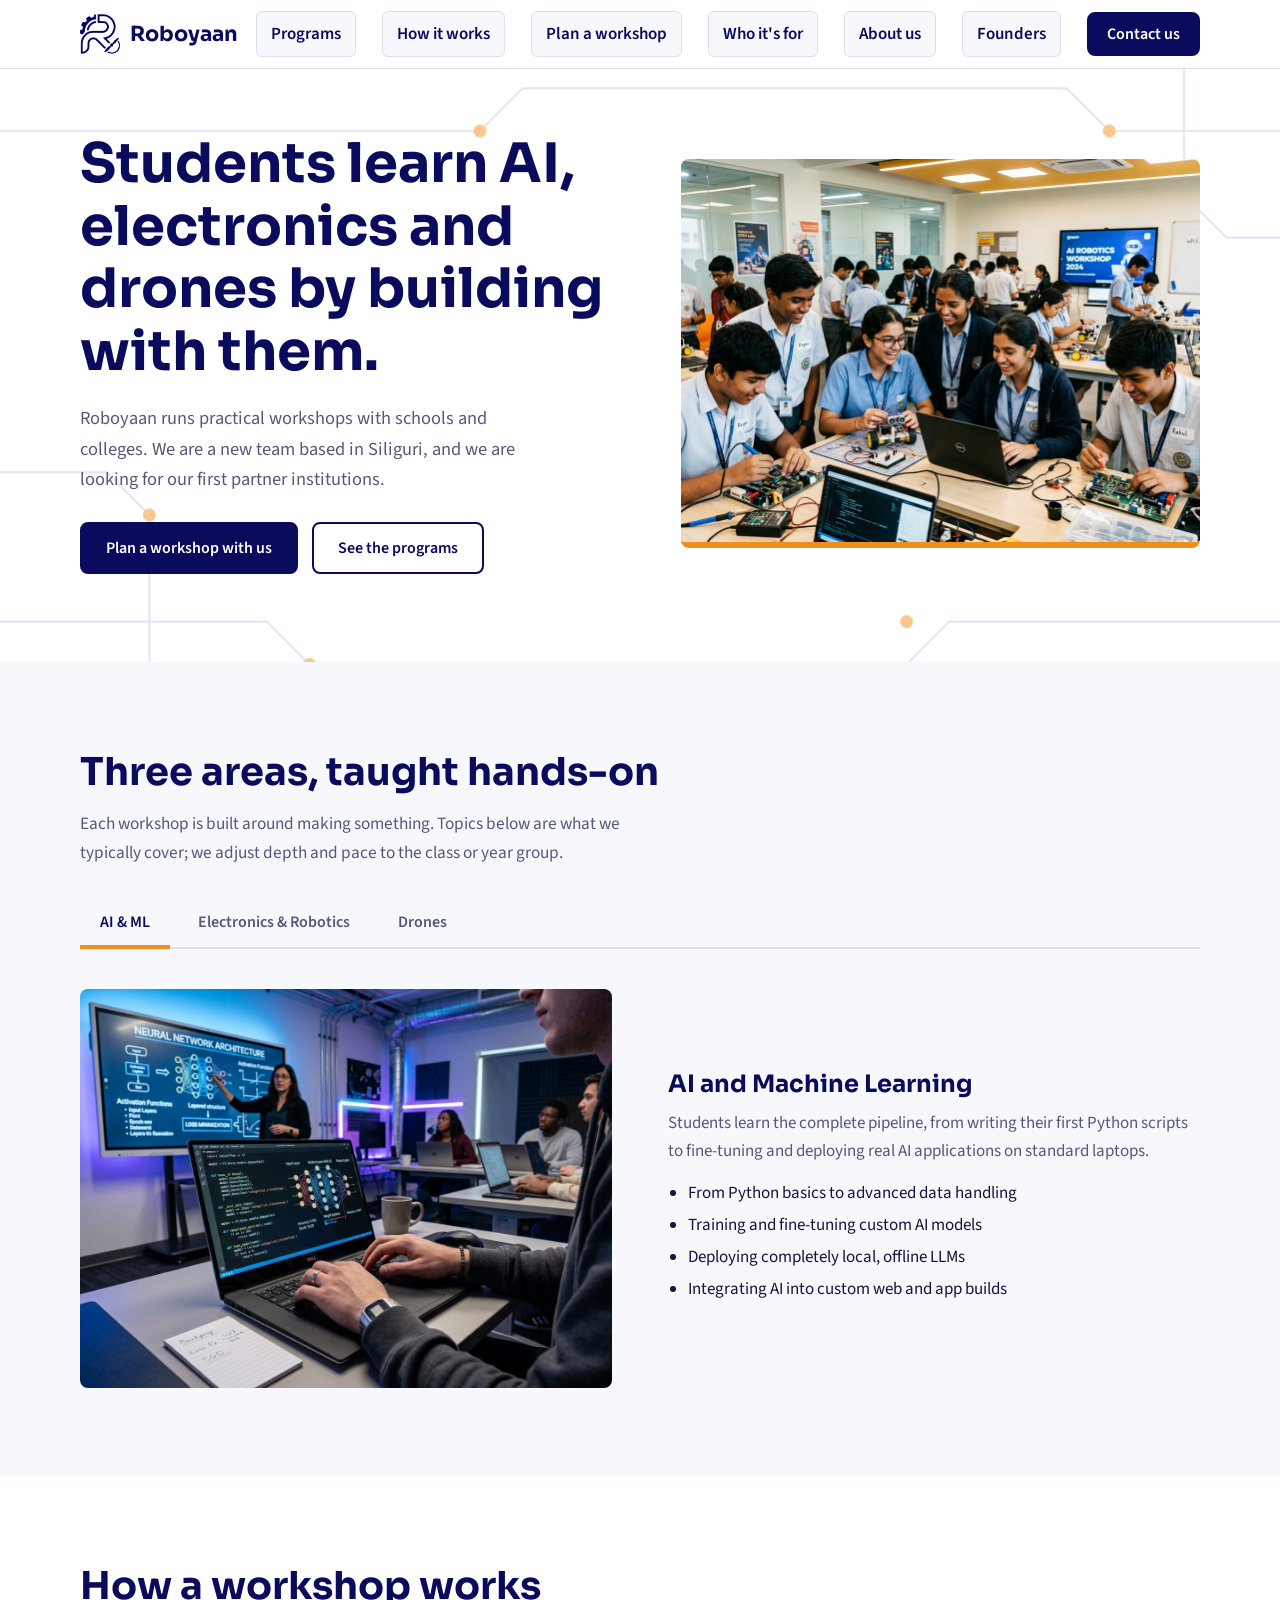
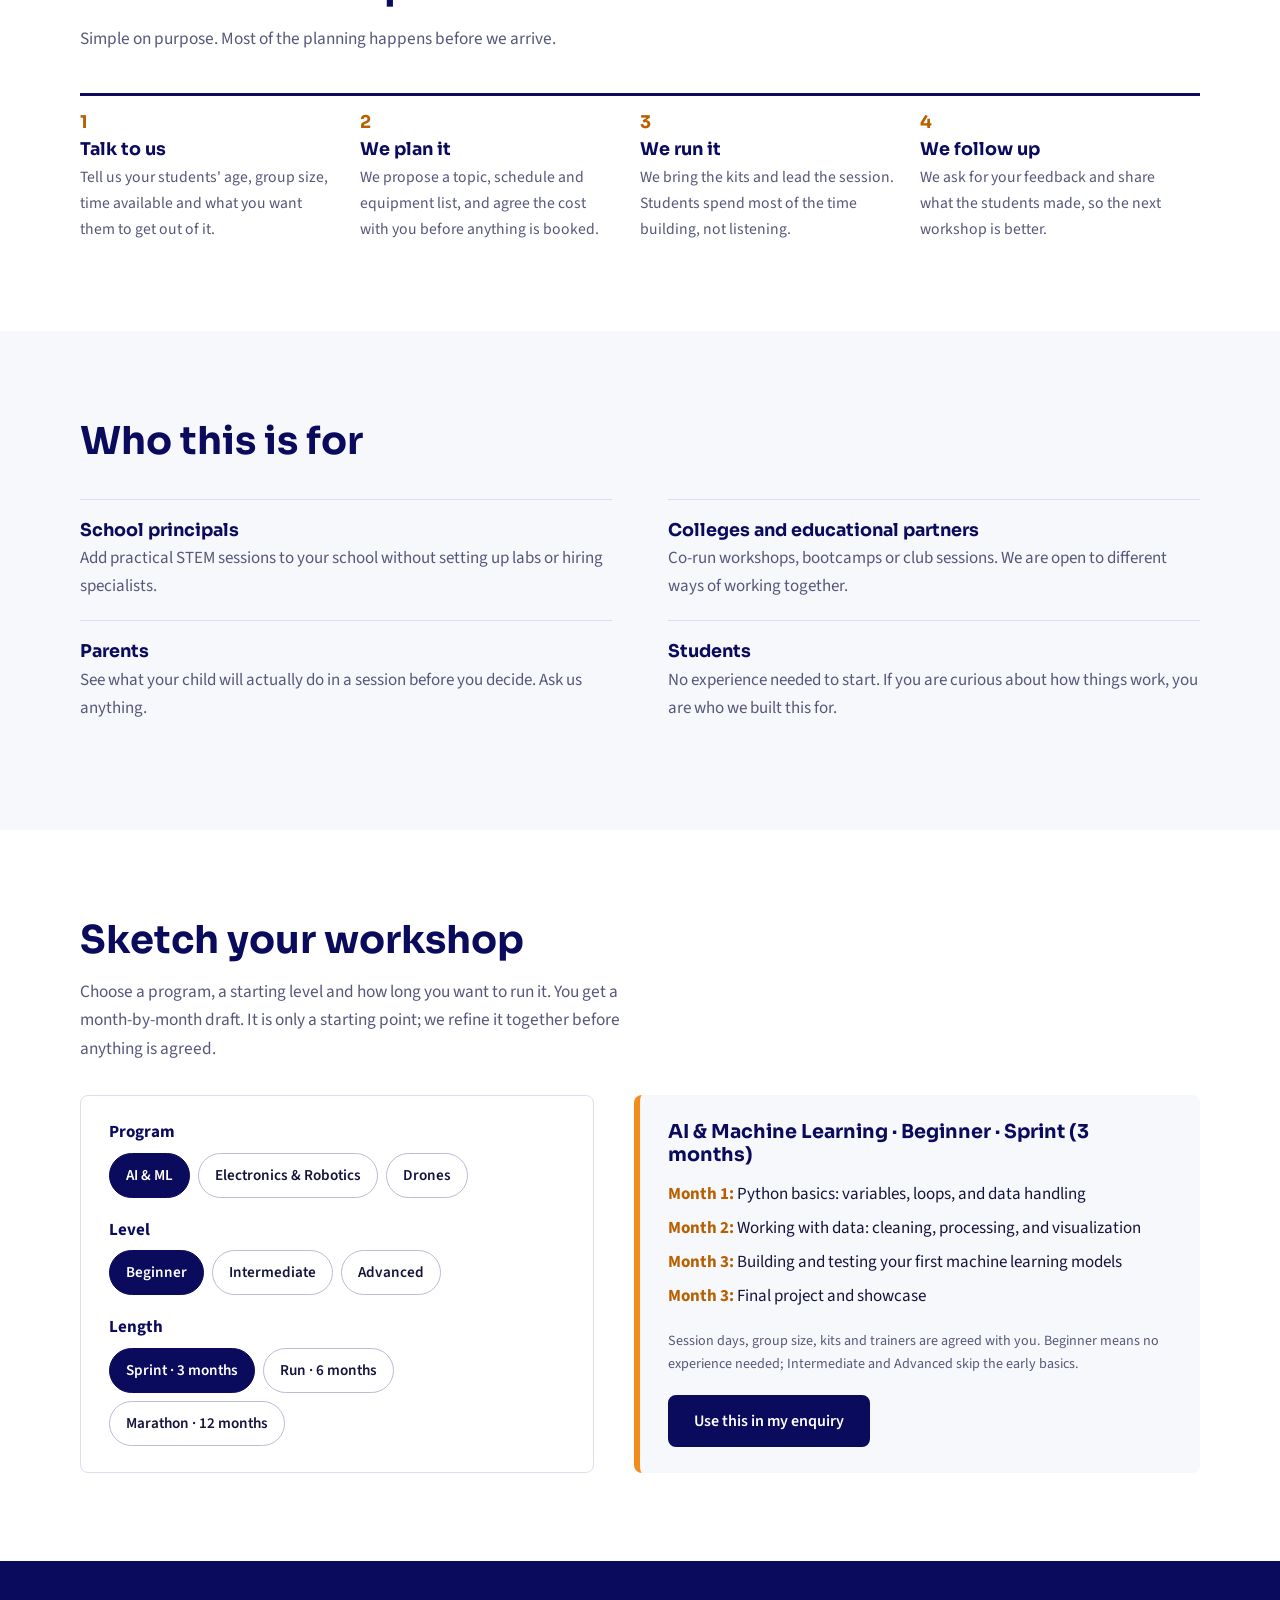
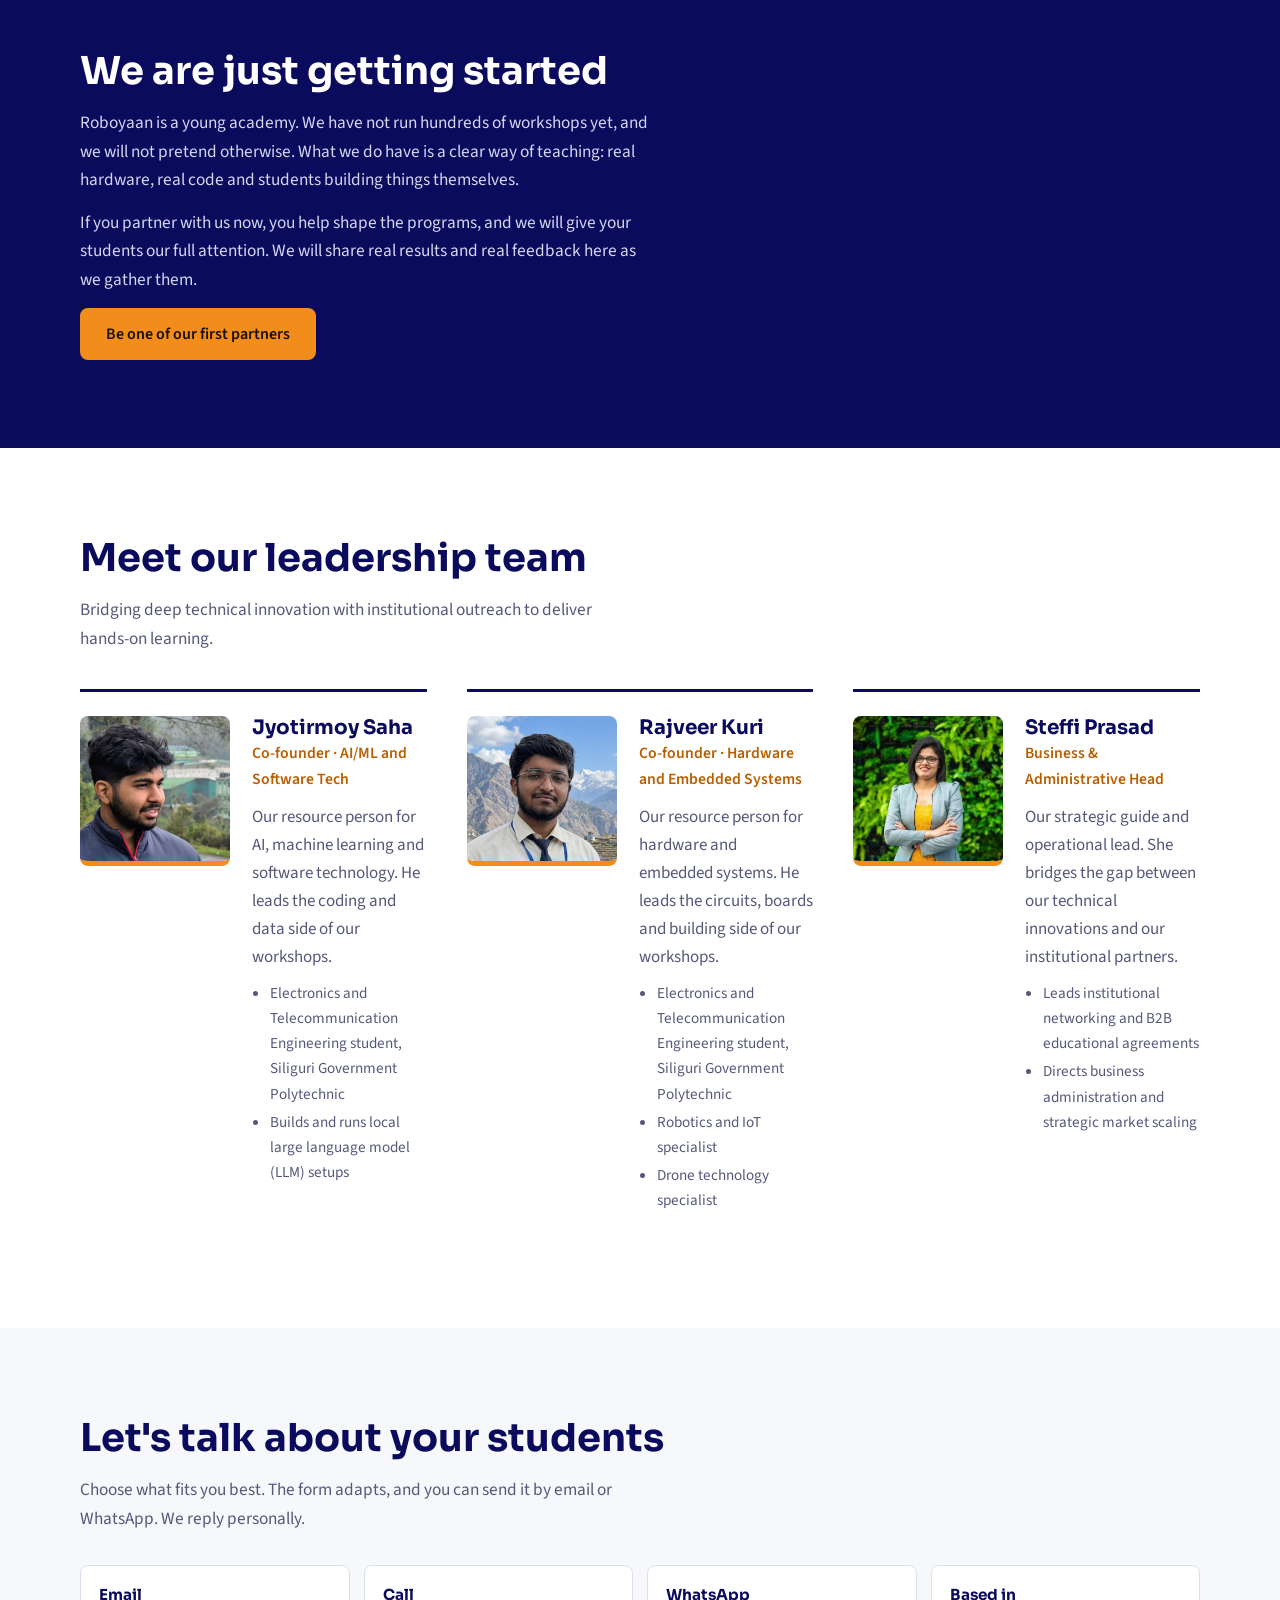
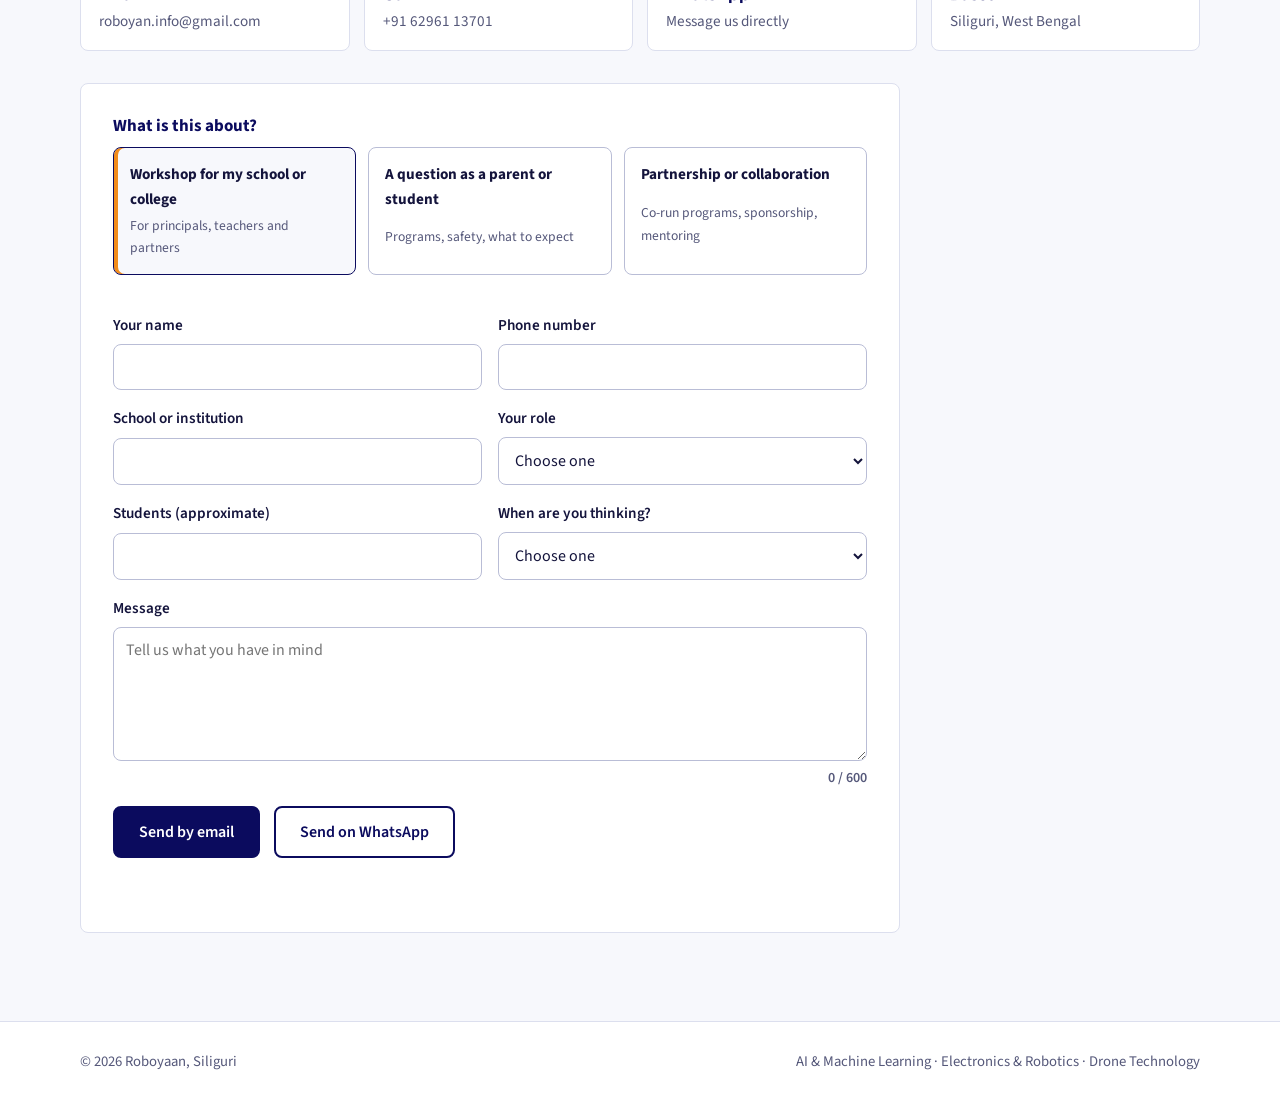
<file: index.html>
<!DOCTYPE html>
<html lang="en" class="no-js">
<head>
<meta charset="UTF-8">
<meta name="viewport" content="width=device-width, initial-scale=1">
<title>Roboyaan | Hands-on AI, Electronics and Drone Workshops for Schools and Colleges</title>
<meta name="description" content="Roboyaan is a new education team in Siliguri running hands-on workshops in AI and machine learning, electronics and robotics, and drone technology for schools and colleges.">
<link rel="icon" href="favicon.ico" sizes="any">
<link rel="icon" type="image/png" sizes="32x32" href="favicon-32.png">
<link rel="icon" type="image/png" sizes="16x16" href="favicon-16.png">
<link rel="apple-touch-icon" href="apple-touch-icon.png">
<meta name="theme-color" content="#0b0b5e">
<link rel="preconnect" href="https://fonts.googleapis.com">
<link rel="preconnect" href="https://fonts.gstatic.com" crossorigin>
<link href="https://fonts.googleapis.com/css2?family=Sora:wght@500;700&family=Source+Sans+3:wght@400;600;700&display=swap" rel="stylesheet">
<script>document.documentElement.className="js"</script>
<link rel="stylesheet" href="style.css">
</head>
<body>

<header>
  <div class="wrap bar">
    <a class="brand" href="#top"><img src="assets/logo-mark.png" alt="" width="40" height="40"><span>Roboyaan</span></a>
    <button class="menu" id="menu" aria-expanded="false" aria-controls="nav">Menu</button>
    <nav id="nav">
      <a class="nav-btn" href="#programs">Programs</a>
      <a class="nav-btn" href="#how">How it works</a>
      <a class="nav-btn" href="#planner">Plan a workshop</a>
      <a class="nav-btn" href="#who">Who it's for</a>
      <a class="nav-btn" href="#about">About us</a>
      <a class="nav-btn" href="#team">Founders</a>
      <a class="btn" href="#contact">Contact us</a>
    </nav>
  </div>
</header>

<main id="top">
<section class="hero">
  <svg class="circuit" viewBox="0 0 1200 600" preserveAspectRatio="xMidYMid slice" aria-hidden="true">
    <!-- Top line framing -->
    <path pathLength="1" d="M0 80 H450 L490 40 H1000 L1040 80 H1200"/>
    <!-- Bottom line framing -->
    <path pathLength="1" d="M0 540 H250 L290 580 H850 L890 540 H1200"/>
    <!-- Small accent top right -->
    <path pathLength="1" d="M1200 180 H1150 L1110 140 V0"/>
    <!-- Small accent bottom left -->
    <path pathLength="1" d="M0 400 H100 L140 440 V600"/>
    <!-- Circuit nodes -->
    <circle cx="450" cy="80" r="6"/><circle cx="1040" cy="80" r="6"/>
    <circle cx="290" cy="580" r="6"/><circle cx="850" cy="540" r="6"/>
    <circle cx="1110" cy="140" r="6"/><circle cx="140" cy="440" r="6"/>
  </svg>
  <div class="wrap">
    <div>
      <h1>Students learn AI, electronics and drones by building with them.</h1>
      <p>Roboyaan runs practical workshops with schools and colleges. We are a new team based in Siliguri, and we are looking for our first partner institutions.</p>
      <div class="actions">
        <a class="btn" href="#contact">Plan a workshop with us</a>
        <a class="btn ghost" href="#programs">See the programs</a>
      </div>
    </div>
    <figure>
      <img src="assets/hero_workshop.jpg" alt="Students working on robotics kits and laptops in a classroom">
    </figure>
  </div>
</section>

<section id="programs" class="alt">
  <div class="wrap">
    <h2>Three areas, taught hands-on</h2>
    <p class="lead">Each workshop is built around making something. Topics below are what we typically cover; we adjust depth and pace to the class or year group.</p>

    <div class="tabs" role="tablist" aria-label="Programs"><button role="tab" id="t0" aria-controls="p0" aria-selected="true">AI &amp; ML</button><button role="tab" id="t1" aria-controls="p1" aria-selected="false">Electronics &amp; Robotics</button><button role="tab" id="t2" aria-controls="p2" aria-selected="false">Drones</button></div>
    <div class="panels">
    <div class="prog panel" role="tabpanel" id="p0" aria-labelledby="t0"><img src="assets/ai_ml_workshop.jpg" alt="Students learning neural networks with code on a laptop"><div><h3>AI and Machine Learning</h3><p>Students learn the complete pipeline, from writing their first Python scripts to fine-tuning and deploying real AI applications on standard laptops.</p><ul>
          <li>From Python basics to advanced data handling</li>
          <li>Training and fine-tuning custom AI models</li>
          <li>Deploying completely local, offline LLMs</li>
          <li>Integrating AI into custom web and app builds</li>
        </ul></div></div>
      <div class="prog panel" role="tabpanel" id="p1" aria-labelledby="t1" hidden><img src="assets/electronics_robotics.jpg" alt="A student soldering a circuit board at a workbench"><div><h3>Electronics and Robotics</h3><p>Students wire real circuits, program microcontrollers and see their code move something in the physical world.</p><ul>
          <li>Circuits, sensors and Arduino boards</li>
          <li>Basic soldering with supervision</li>
          <li>Building and programming a small robot</li>
          <li>Intro to embedded electronics and IoT</li>
        </ul></div></div>
      <div class="prog panel" role="tabpanel" id="p2" aria-labelledby="t2" hidden><img src="assets/drone_technology.jpg" alt="Students holding drone controllers while an instructor explains"><div><h3>Drone Technology</h3><p>Students learn how drones fly, what the parts do and how they are controlled, with flying done safely and within local rules.</p><ul>
          <li>How multirotor drones work</li>
          <li>Parts: motors, flight controller, battery</li>
          <li>Flight basics and safety</li>
          <li>Uses such as mapping and photography</li>
        </ul></div></div>
    </div>
  </div>
</section>

<section id="how">
  <div class="wrap">
    <h2>How a workshop works</h2>
    <p class="lead">Simple on purpose. Most of the planning happens before we arrive.</p>
    <ol class="steps">
      <li><h3>Talk to us</h3><p>Tell us your students' age, group size, time available and what you want them to get out of it.</p></li>
      <li><h3>We plan it</h3><p>We propose a topic, schedule and equipment list, and agree the cost with you before anything is booked.</p></li>
      <li><h3>We run it</h3><p>We bring the kits and lead the session. Students spend most of the time building, not listening.</p></li>
      <li><h3>We follow up</h3><p>We ask for your feedback and share what the students made, so the next workshop is better.</p></li>
    </ol>
  </div>
</section>

<section id="who" class="alt">
  <div class="wrap">
    <h2>Who this is for</h2>
    <div class="who">
      <div><h3>School principals</h3><p>Add practical STEM sessions to your school without setting up labs or hiring specialists.</p></div>
      <div><h3>Colleges and educational partners</h3><p>Co-run workshops, bootcamps or club sessions. We are open to different ways of working together.</p></div>
      <div><h3>Parents</h3><p>See what your child will actually do in a session before you decide. Ask us anything.</p></div>
      <div><h3>Students</h3><p>No experience needed to start. If you are curious about how things work, you are who we built this for.</p></div>
    </div>
  </div>
</section>

<section id="planner">
  <div class="wrap">
    <h2>Sketch your workshop</h2>
    <p class="lead">Choose a program, a starting level and how long you want to run it. You get a month-by-month draft. It is only a starting point; we refine it together before anything is agreed.</p>
    <div class="planner">
      <div class="controls">
        <fieldset><legend>Program</legend>
          <label class="chip"><input type="radio" name="prog" value="ai" checked><span>AI &amp; ML</span></label>
          <label class="chip"><input type="radio" name="prog" value="elec"><span>Electronics &amp; Robotics</span></label>
          <label class="chip"><input type="radio" name="prog" value="drone"><span>Drones</span></label>
        </fieldset>
        <fieldset><legend>Level</legend>
          <label class="chip"><input type="radio" name="lvl" value="Beginner" checked><span>Beginner</span></label>
          <label class="chip"><input type="radio" name="lvl" value="Intermediate"><span>Intermediate</span></label>
          <label class="chip"><input type="radio" name="lvl" value="Advanced"><span>Advanced</span></label>
        </fieldset>
        <fieldset><legend>Length</legend>
          <label class="chip"><input type="radio" name="len" value="3" checked><span>Sprint · 3 months</span></label>
          <label class="chip"><input type="radio" name="len" value="6"><span>Run · 6 months</span></label>
          <label class="chip"><input type="radio" name="len" value="12"><span>Marathon · 12 months</span></label>
        </fieldset>
      </div>
      <div class="result" aria-live="polite">
        <h3 id="rTitle"></h3>
        <ol id="rList"></ol>
        <p class="hint">Session days, group size, kits and trainers are agreed with you. Beginner means no experience needed; Intermediate and Advanced skip the early basics.</p>
        <button class="btn" id="useOutline" type="button">Use this in my enquiry</button>
      </div>
    </div>
  </div>
</section>

<section id="about" class="honest">
  <div class="wrap">
    <h2>We are just getting started</h2>
    <p>Roboyaan is a young academy. We have not run hundreds of workshops yet, and we will not pretend otherwise. What we do have is a clear way of teaching: real hardware, real code and students building things themselves.</p>
    <p>If you partner with us now, you help shape the programs, and we will give your students our full attention. We will share real results and real feedback here as we gather them.</p>
    <a class="btn" href="#contact">Be one of our first partners</a>
  </div>
</section>

<section id="team">
  <div class="wrap">
    <h2>Meet our leadership team</h2>
    <p class="lead">Bridging deep technical innovation with institutional outreach to deliver hands-on learning.</p>
    <div class="founders">

      <article class="founder">
        <img src="assets/founders/jyotirmoy-saha.jpg" alt="Jyotirmoy Saha" width="150" height="150" loading="lazy">
        <div>
          <h3>Jyotirmoy Saha</h3>
          <p class="role">Co-founder · AI/ML and Software Tech</p>
          <p>Our resource person for AI, machine learning and software technology. He leads the coding and data side of our workshops.</p>
          <ul class="facts">
            <li>Electronics and Telecommunication Engineering student, Siliguri Government Polytechnic</li>
            <li>Builds and runs local large language model (LLM) setups</li>
          </ul>
        </div>
      </article>

      <article class="founder">
        <img src="assets/founders/rajveer-kuri.jpg" alt="Rajveer Kuri" width="150" height="150" loading="lazy">
        <div>
          <h3>Rajveer Kuri</h3>
          <p class="role">Co-founder · Hardware and Embedded Systems</p>
          <p>Our resource person for hardware and embedded systems. He leads the circuits, boards and building side of our workshops.</p>
          <ul class="facts">
            <li>Electronics and Telecommunication Engineering student, Siliguri Government Polytechnic</li>
            <li>Robotics and IoT specialist</li>
            <li>Drone technology specialist</li>
          </ul>
        </div>
      </article>

      <article class="founder">
        <img src="assets/founders/steffi-prasad.jpg" alt="Steffi Prasad" width="150" height="150" loading="lazy">
        <div>
          <h3>Steffi Prasad</h3>
          <p class="role">Business & Administrative Head</p>
          <p>Our strategic guide and operational lead. She bridges the gap between our technical innovations and our institutional partners.</p>
          <ul class="facts">
            <li>Leads institutional networking and B2B educational agreements</li>
            <li>Directs business administration and strategic market scaling</li>
          </ul>
        </div>
      </article>

    </div>
  </div>
</section>

<section id="contact" class="alt">
  <div class="wrap">
    <h2>Let's talk about your students</h2>
    <p class="lead">Choose what fits you best. The form adapts, and you can send it by email or WhatsApp. We reply personally.</p>
    <div class="reach">
      <a class="rcard" href="mailto:roboyan.info@gmail.com"><b>Email</b><span>roboyan.info@gmail.com</span></a>
      <a class="rcard" href="tel:+916296113701"><b>Call</b><span>+91 62961 13701</span></a>
      <a class="rcard" href="https://wa.me/916296113701" target="_blank" rel="noopener"><b>WhatsApp</b><span>Message us directly</span></a>
      <div class="rcard"><b>Based in</b><span>Siliguri, West Bengal</span></div>
    </div>
    <form id="contactForm" novalidate>
      <fieldset class="types"><legend>What is this about?</legend>
        <label class="tcard"><input type="radio" name="type" value="School or college workshop" checked><span><b>Workshop for my school or college</b><small>For principals, teachers and partners</small></span></label>
        <label class="tcard"><input type="radio" name="type" value="Parent or student question"><span><b>A question as a parent or student</b><small>Programs, safety, what to expect</small></span></label>
        <label class="tcard"><input type="radio" name="type" value="Partnership"><span><b>Partnership or collaboration</b><small>Co-run programs, sponsorship, mentoring</small></span></label>
      </fieldset>
      <div class="row">
        <label>Your name<input name="name" required maxlength="80" autocomplete="name"></label>
        <label>Phone number<input name="phone" type="tel" required maxlength="20" autocomplete="tel"></label>
      </div>
      <div class="adapt" data-for="School or college workshop|Partnership">
        <div class="row">
          <label>School or institution<input name="institution" maxlength="100" autocomplete="organization"></label>
          <label>Your role<select name="role"><option value="">Choose one</option><option>Principal or administrator</option><option>Teacher or coordinator</option><option>Other</option></select></label>
        </div>
        <div class="row">
          <label>Students (approximate)<input name="count" type="number" min="1" max="2000" inputmode="numeric"></label>
          <label>When are you thinking?<select name="when"><option value="">Choose one</option><option>Within a month</option><option>In 1 to 3 months</option><option>Later this year</option><option>Just exploring</option></select></label>
        </div>
      </div>
      <div class="adapt" data-for="Parent or student question" hidden>
        <div class="row">
          <label>Child's class (or your class)<input name="grade" maxlength="30"></label>
          <label>Most interested in<select name="interest"><option value="">Not sure yet</option><option>AI &amp; Machine Learning</option><option>Electronics &amp; Robotics</option><option>Drone Technology</option></select></label>
        </div>
      </div>
      <label>Message<textarea name="message" rows="5" maxlength="600" required placeholder="Tell us what you have in mind"></textarea>
        <span class="hint"><span id="count">0</span> / 600</span></label>
      <input class="hp" name="website" tabindex="-1" autocomplete="off" aria-hidden="true">
      <div class="actions">
        <button class="btn" type="submit" data-via="email">Send by email</button>
        <button class="btn ghost" type="submit" data-via="whatsapp">Send on WhatsApp</button>
      </div>
      <p id="status" class="status" role="status" aria-live="polite"></p>
      <div id="fallback" class="fallback" hidden>
        <p>Your email or WhatsApp app should have opened with the message ready. If nothing opened, copy it and send it to <b>roboyan.info@gmail.com</b>.</p>
        <button class="btn ghost" type="button" id="copyMsg">Copy message</button>
      </div>
    </form>
  </div>
</section>
</main>

<footer>
  <div class="wrap">
    <span>&copy; 2026 Roboyaan, Siliguri</span>
    <span>AI &amp; Machine Learning · Electronics &amp; Robotics · Drone Technology</span>
  </div>
</footer>

<script src="script.js"></script>
</body>
</html>
</file>
<file: style.css>
:root{--ink:#14143c;--navy:#0b0b5e;--muted:#55587a;--paper:#f7f8fc;--white:#fff;--line:#dcdfee;--amber:#f28c1b;--amber-d:#b85f00;--r:8px}
*{box-sizing:border-box;margin:0}
html{scroll-padding-top:76px}
body{font:17px/1.65 "Source Sans 3",system-ui,sans-serif;color:var(--ink);background:var(--white)}
h1,h2,h3{font-family:Sora,system-ui,sans-serif;line-height:1.15;color:var(--navy)}
img{max-width:100%;display:block}
a{color:var(--navy)}
:focus-visible{outline:3px solid var(--amber);outline-offset:3px}
.wrap{width:min(1120px,100% - 40px);margin-inline:auto}
section{padding:88px 0}
.alt{background:var(--paper)}
h2{font-size:clamp(1.7rem,3.4vw,2.4rem);margin-bottom:16px;max-width:22ch}
.lead{color:var(--muted);max-width:62ch;font-size:1.08rem}
.btn{display:inline-block;padding:13px 24px;border-radius:var(--r);font-weight:600;text-decoration:none;border:2px solid var(--navy);background:var(--navy);color:#fff;cursor:pointer;font:600 1rem "Source Sans 3",sans-serif}
.btn:hover{background:var(--ink)}
.btn.ghost{background:transparent;color:var(--navy)}
.btn.ghost:hover{background:var(--paper)}
header{position:sticky;top:0;z-index:10;background:#fff;border-bottom:1px solid var(--line)}
.bar{display:flex;align-items:center;justify-content:space-between;height:68px}
.brand{display:flex;align-items:center;gap:10px;text-decoration:none;font:700 1.3rem Sora,sans-serif}
.brand{line-height:1}.brand img{height:40px;width:40px;object-fit:contain}
nav{display:flex;gap:26px;align-items:center}
nav a.nav-btn {
  text-decoration: none;
  font-weight: 600;
  color: var(--navy);
  padding: 8px 14px;
  background: var(--paper);
  border-radius: 6px;
  border: 1px solid var(--line);
  transition: all 0.2s;
}
nav a.nav-btn:hover {
  background: var(--navy);
  color: #fff;
  border-color: var(--navy);
}
nav .btn{padding:9px 18px;color:#fff}
.menu{display:none;background:none;border:2px solid var(--navy);border-radius:var(--r);padding:6px 12px;font:600 .95rem inherit;color:var(--navy)}
.hero{padding:64px 0 88px}
.hero .wrap{display:grid;grid-template-columns:1.05fr 1fr;gap:56px;align-items:center}
.hero h1{font-size:clamp(2.1rem,4.6vw,3.4rem);margin-bottom:20px}
.hero p{color:var(--muted);font-size:1.15rem;margin-bottom:28px;max-width:52ch}
.actions{display:flex;gap:14px;flex-wrap:wrap}
.hero img{border-radius:var(--r);border-bottom:6px solid var(--amber);aspect-ratio:4/3;object-fit:cover;width:100%}
.photo-note{font-size:.82rem;color:var(--muted);margin-top:8px}
.prog{display:grid;grid-template-columns:1fr 1fr;gap:56px;align-items:center;margin-top:64px}
.prog:nth-of-type(even) img{order:2}
.prog img{border-radius:var(--r);aspect-ratio:4/3;object-fit:cover;width:100%}
.prog h3{font-size:1.5rem;margin-bottom:10px}
.prog p{color:var(--muted);margin-bottom:14px}
.prog ul{padding-left:20px}
.prog li{margin-bottom:4px}
.steps{list-style:none;padding:0;margin-top:40px;display:grid;grid-template-columns:repeat(4,1fr);gap:0;counter-reset:s}
.steps li{counter-increment:s;padding:0 24px 0 0;border-top:3px solid var(--navy);padding-top:18px}
.steps li::before{content:counter(s);font:700 1.1rem Sora;color:var(--amber-d);display:block;margin-bottom:6px}
.steps h3{font-size:1.1rem;margin-bottom:6px}
.steps p{color:var(--muted);font-size:.98rem}
.who{display:grid;grid-template-columns:repeat(2,1fr);gap:0 56px;margin-top:36px}
.who div{padding:20px 0;border-top:1px solid var(--line)}
.who h3{font-size:1.1rem;margin-bottom:4px}
.who p{color:var(--muted)}
.honest{background:var(--navy);color:#fff}
.honest h2{color:#fff}
.honest p{max-width:64ch;color:#d5d7f0;margin-bottom:14px;font-size:1.08rem}
.honest .btn{background:var(--amber);border-color:var(--amber);color:#1a1000}
.contact{display:grid;grid-template-columns:1fr 1.2fr;gap:56px;margin-top:36px}
.contact dl{display:grid;gap:18px}
.contact dt{font-weight:700;color:var(--navy)}
.contact dd{margin:0;color:var(--muted)}
form{display:grid;gap:16px}
label{display:grid;gap:6px;font-weight:600;font-size:.95rem}
input,select,textarea{font:1rem "Source Sans 3",sans-serif;padding:11px 12px;border:1.5px solid #b9bdd6;border-radius:var(--r);background:#fff;color:var(--ink)}
.row{display:grid;grid-template-columns:1fr 1fr;gap:16px}
.hint{font-size:.88rem;color:var(--muted)}
footer{padding:28px 0;border-top:1px solid var(--line);font-size:.92rem;color:var(--muted)}
footer .wrap{display:flex;justify-content:space-between;gap:12px;flex-wrap:wrap}
@media(max-width:860px){
 section{padding:60px 0}
 .hero .wrap,.prog,.contact{grid-template-columns:1fr;gap:28px}
 .prog:nth-of-type(even) img{order:0}
 .steps{grid-template-columns:1fr 1fr;gap:28px 20px}
 .who,.row{grid-template-columns:1fr}
 .menu{display:block}
 nav{display:none;position:absolute;top:68px;left:0;right:0;background:#fff;flex-direction:column;align-items:flex-start;padding:16px 20px 22px;border-bottom:1px solid var(--line)}
 nav.open{display:flex}
}
@media(max-width:520px){.steps{grid-template-columns:1fr}}
@media(prefers-reduced-motion:reduce){html{scroll-behavior:auto}}

/* ---- Dynamics ---- */
.hero{position:relative;overflow:hidden}
.hero .wrap{position:relative; z-index: 2;}
.circuit{position:absolute;inset:0;width:100%;height:100%;opacity:.5;pointer-events:none}
.circuit path{fill:none;stroke:#c9cdea;stroke-width:2;stroke-dasharray:1;stroke-dashoffset:1;animation:draw 2.4s .3s ease-out forwards}
.circuit circle{fill:var(--amber);opacity:0;animation:pop .4s 2.4s forwards}
.circuit path:nth-of-type(2){animation-delay:.6s}.circuit path:nth-of-type(3){animation-delay:.9s}.circuit path:nth-of-type(4){animation-delay:1.2s}
@keyframes draw{to{stroke-dashoffset:0}}
@keyframes pop{to{opacity:1}}
@keyframes rise{from{opacity:0;transform:translateY(22px)}to{opacity:1;transform:none}}
.hero h1,.hero p,.hero .actions,.hero figure{animation:rise .7s ease-out both}
.hero p{animation-delay:.15s}.hero .actions{animation-delay:.3s}.hero figure{animation-delay:.25s}
header{transition:box-shadow .25s}
header.scrolled{box-shadow:0 4px 18px rgba(11,11,94,.1)}
.btn{transition:transform .15s,background .2s}
.btn:hover{transform:translateY(-2px)}
.btn:active{transform:none}

.js .reveal{opacity:0;transform:translateY(24px);transition:opacity .6s ease,transform .6s ease}
.js .reveal.in{opacity:1;transform:none}
.steps li{position:relative;border-top:0}
.steps li::after{content:"";position:absolute;top:0;left:0;right:0;height:3px;background:var(--navy);transform-origin:left;transition:transform .8s ease}
.js .steps:not(.in) li::after{transform:scaleX(0)}
.steps li:nth-child(2)::after{transition-delay:.2s}.steps li:nth-child(3)::after{transition-delay:.4s}.steps li:nth-child(4)::after{transition-delay:.6s}

.tabs{display:flex;gap:8px;flex-wrap:wrap;margin-top:32px;border-bottom:2px solid var(--line)}
.tabs button{font:600 1rem "Source Sans 3",sans-serif;padding:12px 20px;border:0;background:none;color:var(--muted);cursor:pointer;border-bottom:4px solid transparent;margin-bottom:-2px}
.tabs button:hover{color:var(--navy)}
.tabs button[aria-selected=true]{color:var(--navy);border-color:var(--amber)}
.panel{margin-top:40px}
.panel:not([hidden]){animation:rise .45s ease-out}
.panel img{transition:transform .5s}
.panel img:hover{transform:scale(1.02)}

.planner{display:grid;grid-template-columns:1fr 1.1fr;gap:40px;margin-top:32px;align-items:start}
fieldset{border:0;padding:0;margin:0 0 22px;display:flex;flex-wrap:wrap;gap:8px}
legend{font-weight:700;color:var(--navy);margin-bottom:10px;padding:0;float:left;width:100%}
.chip input{position:absolute;opacity:0}
.chip span{display:inline-block;padding:9px 16px;border:1.5px solid #b9bdd6;border-radius:99px;cursor:pointer;font-weight:600;transition:all .15s}
.chip span:hover{border-color:var(--navy)}
.chip input:checked+span{background:var(--navy);border-color:var(--navy);color:#fff}
.chip input:focus-visible+span{outline:3px solid var(--amber);outline-offset:2px}
.result{background:var(--paper);border-left:6px solid var(--amber);border-radius:var(--r);padding:26px 28px}
.result h3{font-size:1.2rem;margin-bottom:14px}
.result ol{padding-left:22px;margin-bottom:14px}
.result li{margin-bottom:6px;animation:rise .4s ease-out both}
.result .btn{margin-top:8px}
@media(max-width:860px){.planner{grid-template-columns:1fr}}
@media(prefers-reduced-motion:reduce){
 *,*::before,*::after{animation:none!important;transition:none!important}
 .circuit path{stroke-dashoffset:0}.circuit circle{opacity:1}
 .js .reveal{opacity:1;transform:none}.js .steps:not(.in) li::after{transform:none}
}
[hidden]{display:none!important}
.prog:nth-of-type(even) img{order:0}

/* ---- Skeleton loaders ---- */
.skel-img{color:transparent;background:linear-gradient(100deg,#e4e7f3 30%,#f4f5fb 50%,#e4e7f3 70%) 0 0/200% 100%;animation:shimmer 1.3s infinite linear}
.prog>img{transition:opacity .4s}
@keyframes shimmer{to{background-position:-200% 0}}

/* ---- Contact ---- */
#contact h2{max-width:26ch}
.reach{display:grid;grid-template-columns:repeat(4,1fr);gap:14px;margin:32px 0}
.rcard{display:grid;gap:2px;padding:16px 18px;background:#fff;border:1.5px solid var(--line);border-radius:var(--r);text-decoration:none;color:var(--ink);transition:border-color .2s,transform .15s}
a.rcard:hover{border-color:var(--amber);transform:translateY(-2px)}
.rcard b{color:var(--navy);font-family:Sora,sans-serif;font-size:.95rem}
.rcard span{color:var(--muted);font-size:.95rem;overflow-wrap:anywhere}
#contactForm{background:#fff;border:1.5px solid var(--line);border-radius:var(--r);padding:32px;max-width:820px}
.types{display:grid;grid-template-columns:repeat(3,1fr);gap:12px}
.tcard input{position:absolute;opacity:0}
.tcard>span{display:grid;gap:3px;height:100%;padding:14px 16px;border:1.5px solid #b9bdd6;border-radius:var(--r);cursor:pointer;transition:all .15s}
.tcard small{font-weight:400;color:var(--muted);font-size:.85rem}
.tcard:hover>span{border-color:var(--navy)}
.tcard input:checked+span{border-color:var(--navy);background:var(--paper);box-shadow:inset 4px 0 0 var(--amber)}
.tcard input:focus-visible+span{outline:3px solid var(--amber);outline-offset:2px}
.adapt{display:grid;gap:16px}
.adapt:not([hidden]){animation:rise .35s ease-out}
.hp{position:absolute;left:-9999px;width:1px;height:1px;opacity:0}
.hint{text-align:right}
.status{min-height:1.5em;font-weight:600;color:var(--navy)}
.status.bad{color:#b3261e}
.fallback{background:var(--paper);border-left:6px solid var(--amber);border-radius:var(--r);padding:16px 20px;display:grid;gap:10px}
.fallback .btn{justify-self:start}
@media(max-width:860px){.reach{grid-template-columns:1fr 1fr}.types{grid-template-columns:1fr}#contactForm{padding:22px}}
@media(max-width:520px){.reach{grid-template-columns:1fr}}

.result ol{list-style:none;padding:0}.result li b{color:var(--amber-d)}

/* ---- Alignment fixes ---- */
.planner{align-items:stretch}
.planner .controls{background:#fff;border:1.5px solid var(--line);border-radius:var(--r);padding:26px 28px}
.planner .controls fieldset:last-child{margin-bottom:0}
legend{float:none;display:block;width:auto;margin-bottom:10px;line-height:1.2}
fieldset{display:flex;flex-wrap:wrap;gap:8px;min-width:0}
fieldset legend{flex:0 0 100%}
.result{display:flex;flex-direction:column}
.result .hint{text-align:left}
.result .btn{margin-top:auto;align-self:flex-start}
.result ol{margin-bottom:14px}

/* ---- Co-founders ---- */
.founders{display:grid;grid-template-columns:repeat(auto-fit, minmax(300px, 1fr));gap:28px 40px;margin-top:36px}
.founder{display:grid;grid-template-columns:150px 1fr;gap:22px;align-items:start;padding:24px 0;border-top:3px solid var(--navy)}
.founder img,.avatar{width:150px;height:150px;border-radius:var(--r);object-fit:cover;border-bottom:5px solid var(--amber)}
.avatar{display:grid;place-items:center;background:var(--navy);color:#fff;font:700 2.6rem Sora,sans-serif;letter-spacing:.04em}
.founder h3{font-size:1.25rem;margin-bottom:2px}
.founder .role{color:var(--amber-d);font-weight:600;margin-bottom:10px;font-size:.98rem}
.founder p{color:var(--muted)}
.founder a{display:inline-block;margin-top:8px;font-weight:600}
@media(max-width:860px){.founders{grid-template-columns:1fr}}
@media(max-width:480px){.founder{grid-template-columns:1fr}.founder img,.avatar{width:120px;height:120px}}
.facts{margin:10px 0 0;padding-left:18px;color:var(--muted);font-size:.95rem}.facts li{margin-bottom:3px}
</file>
